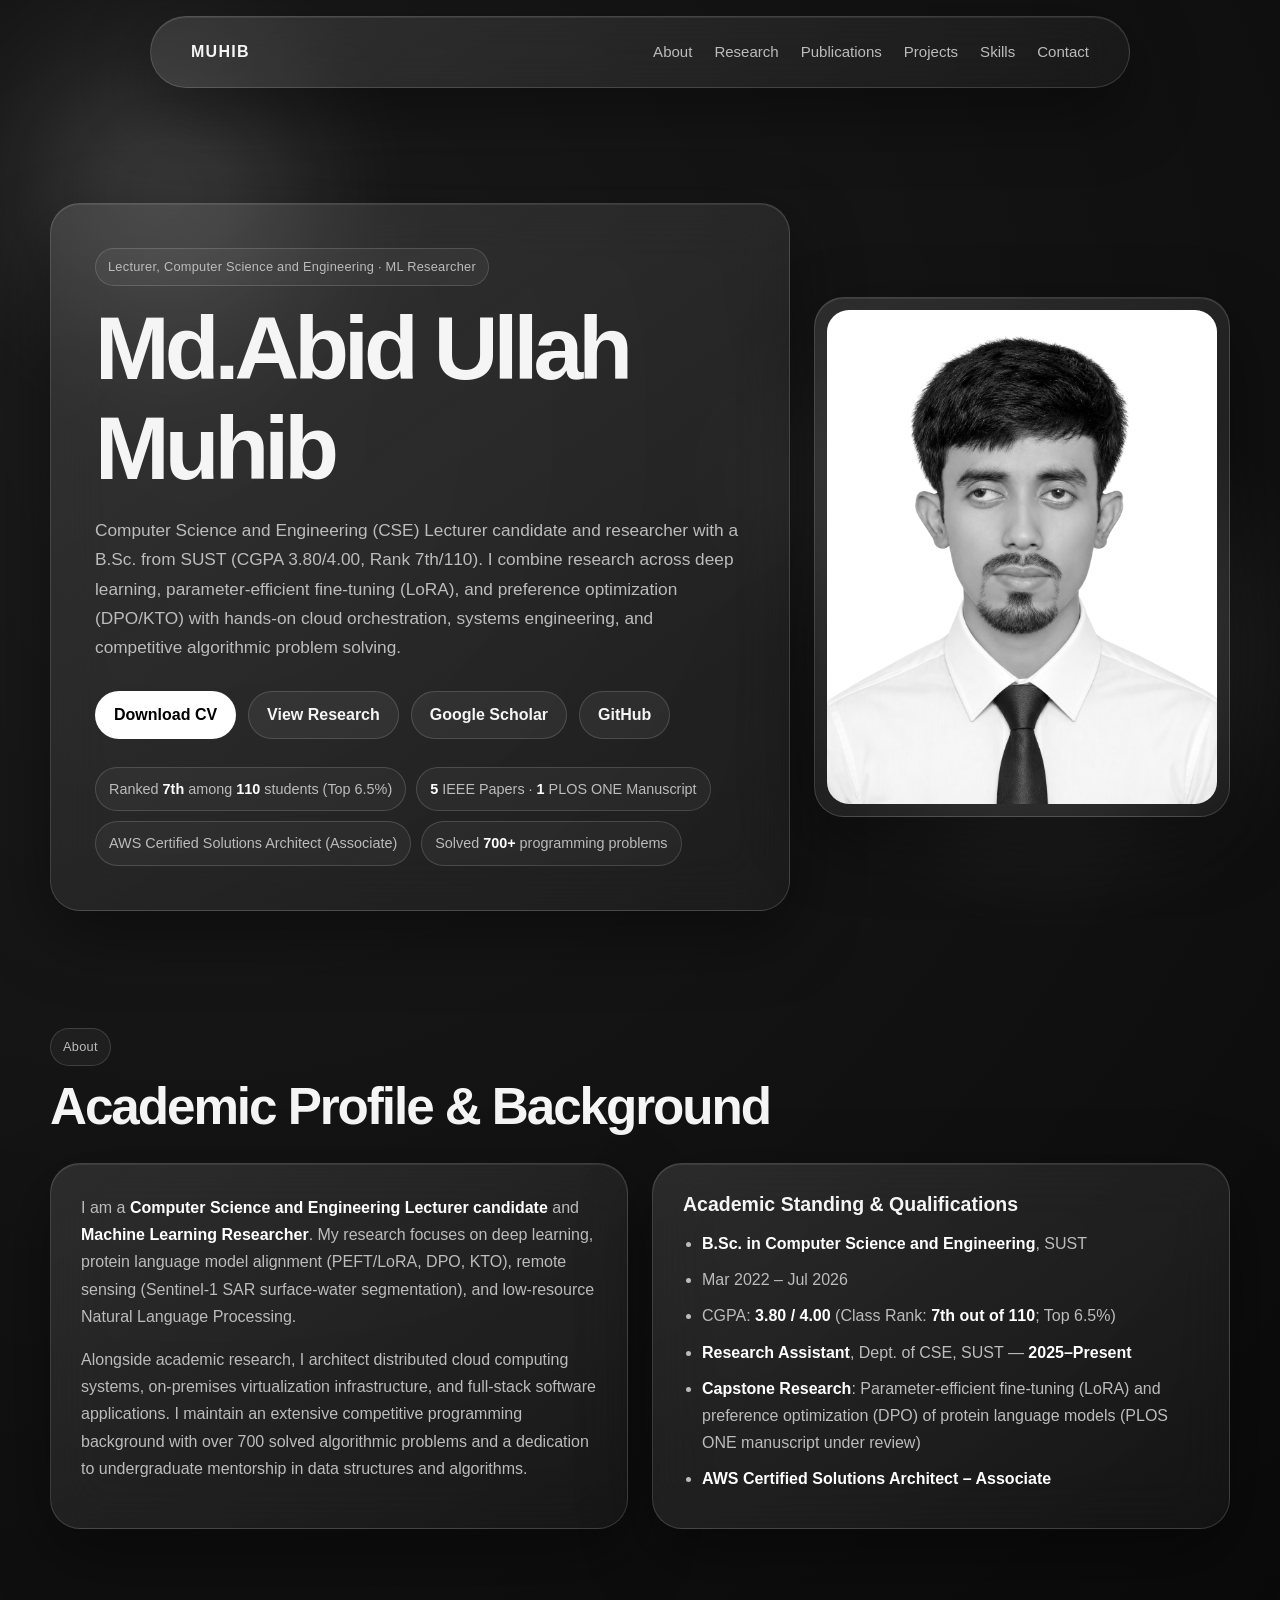
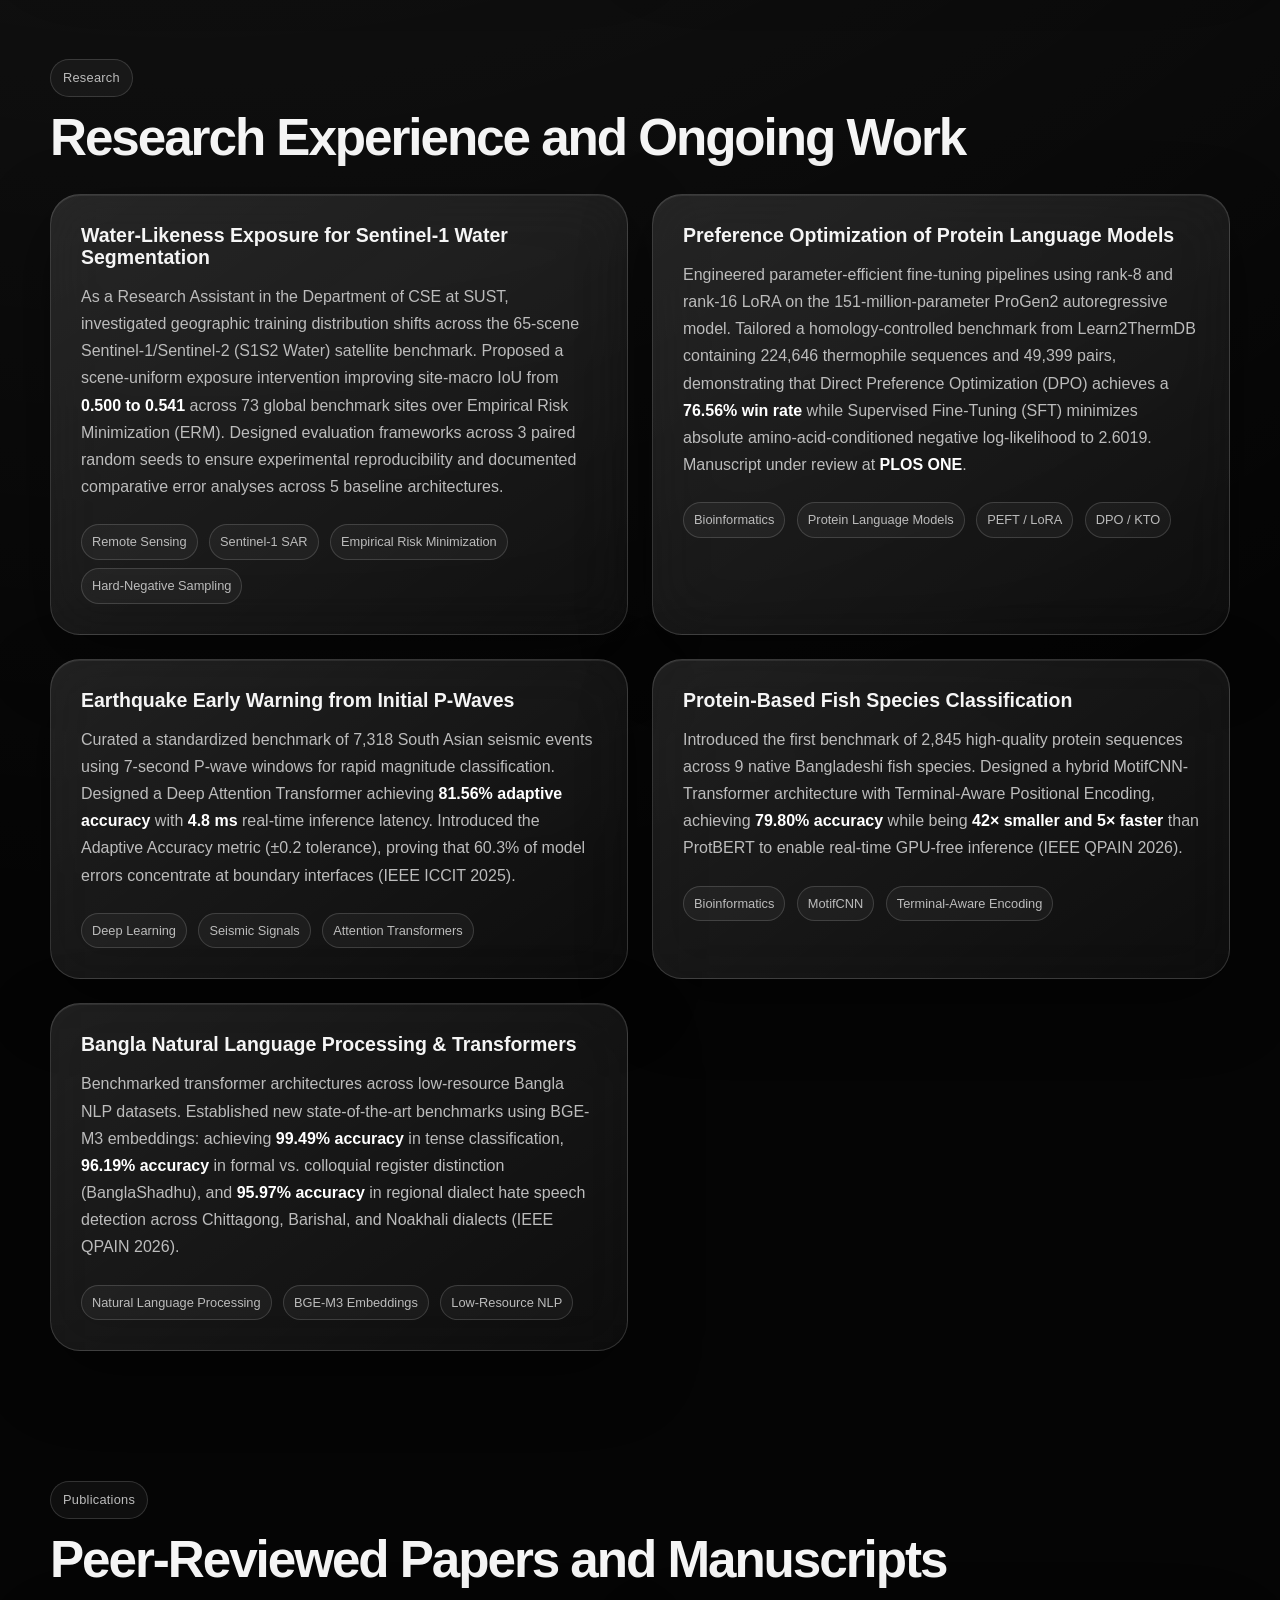
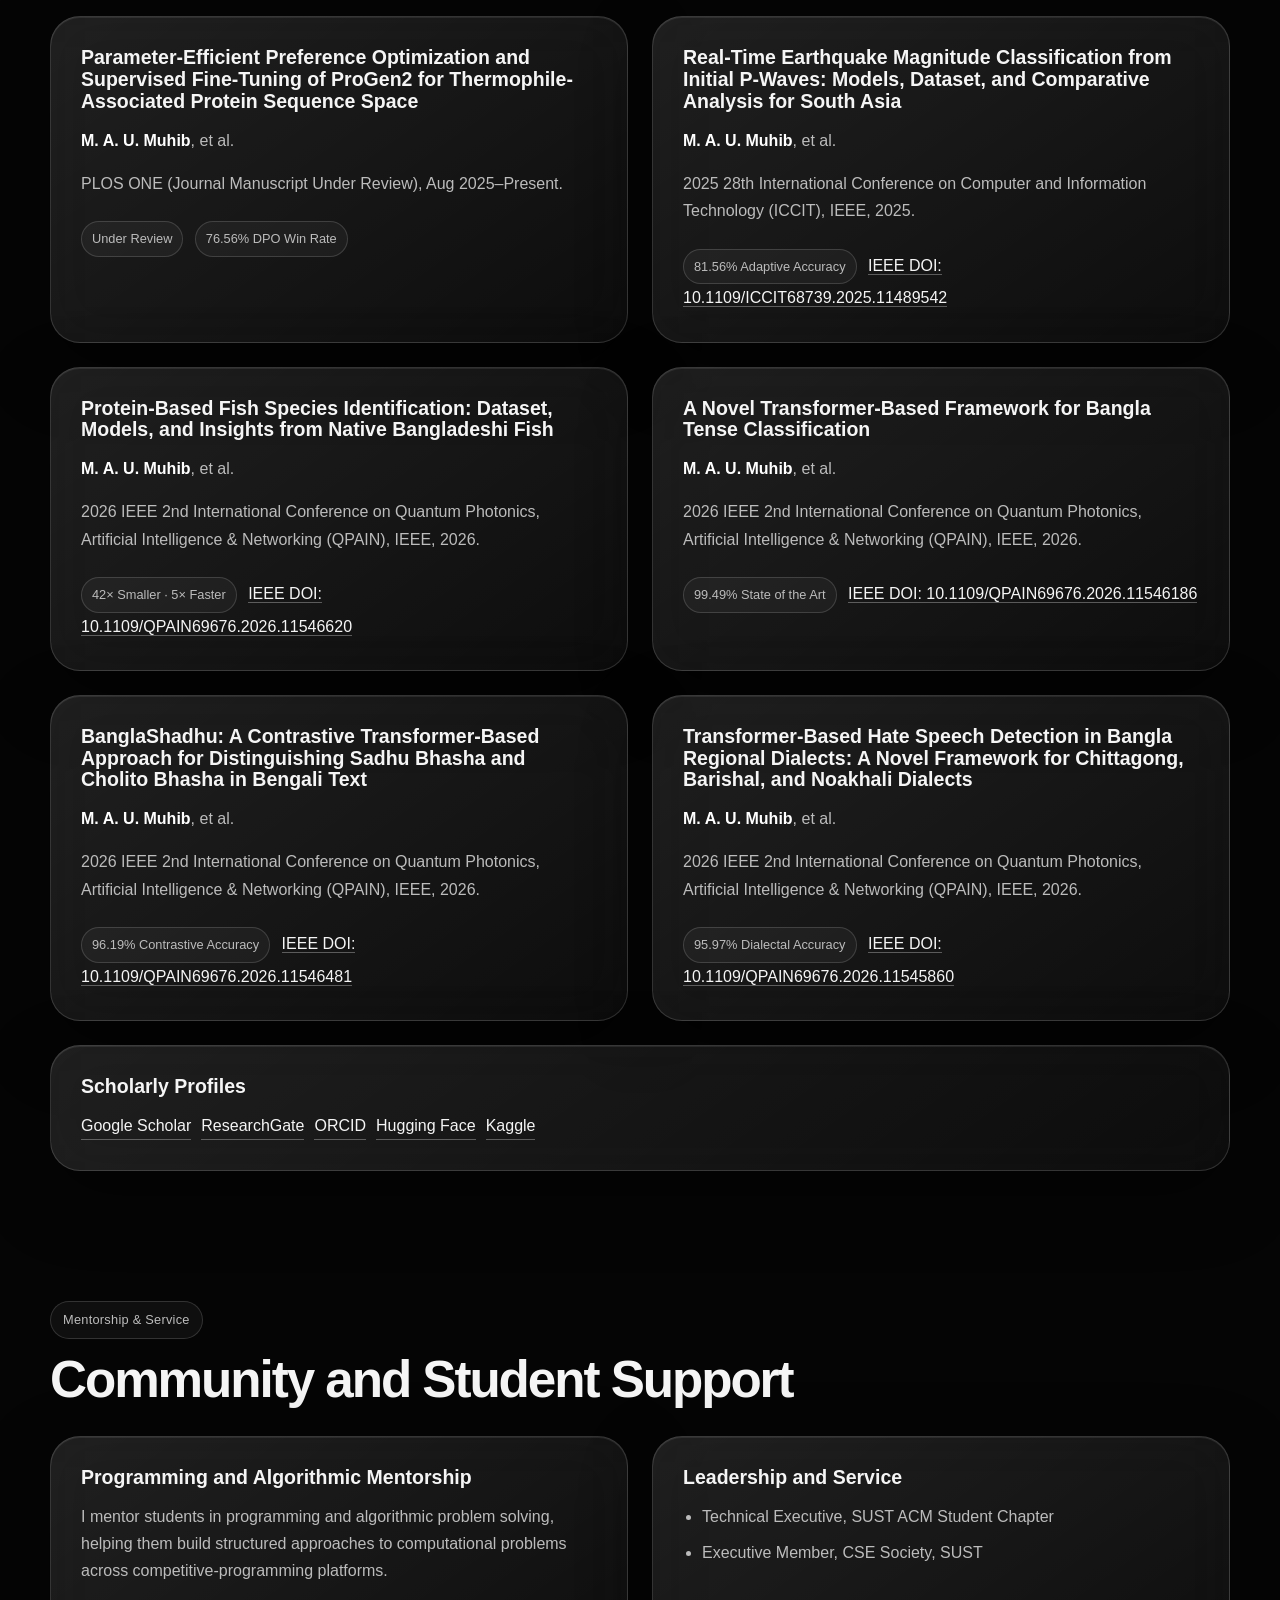
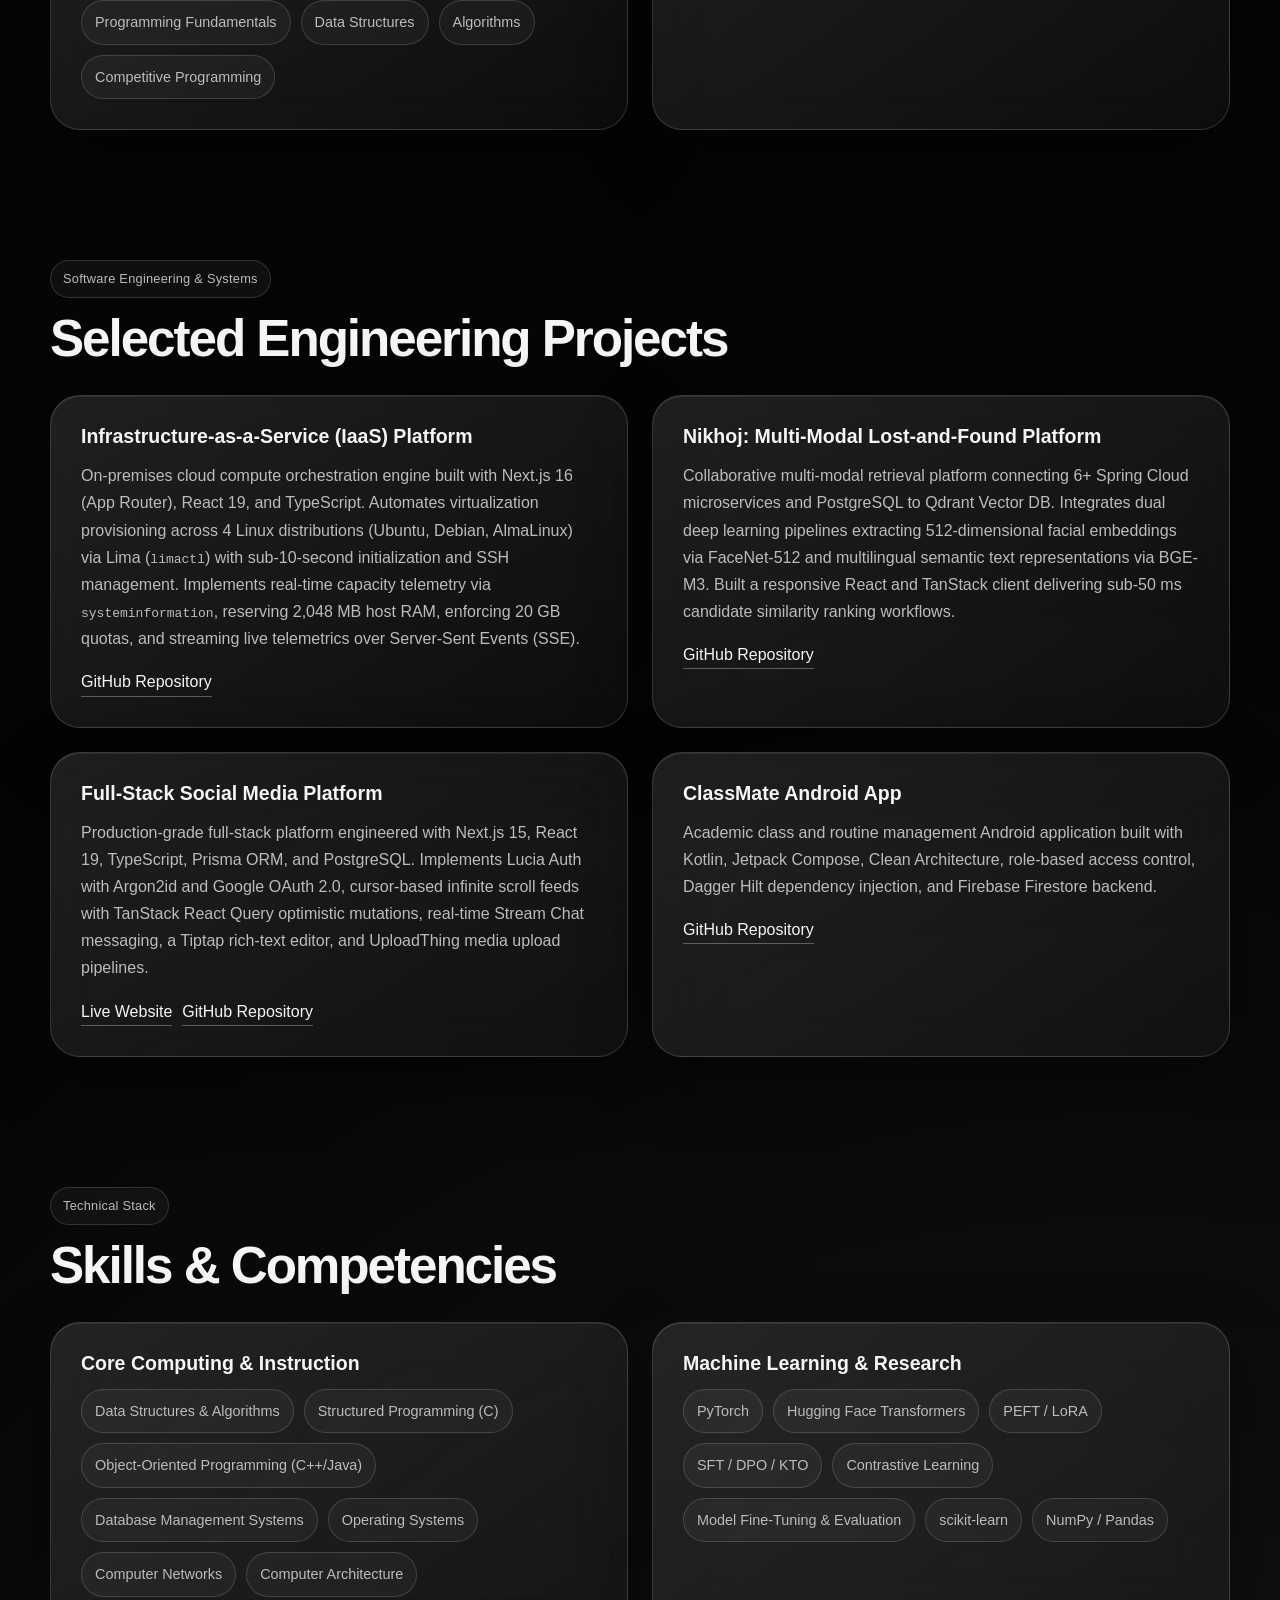
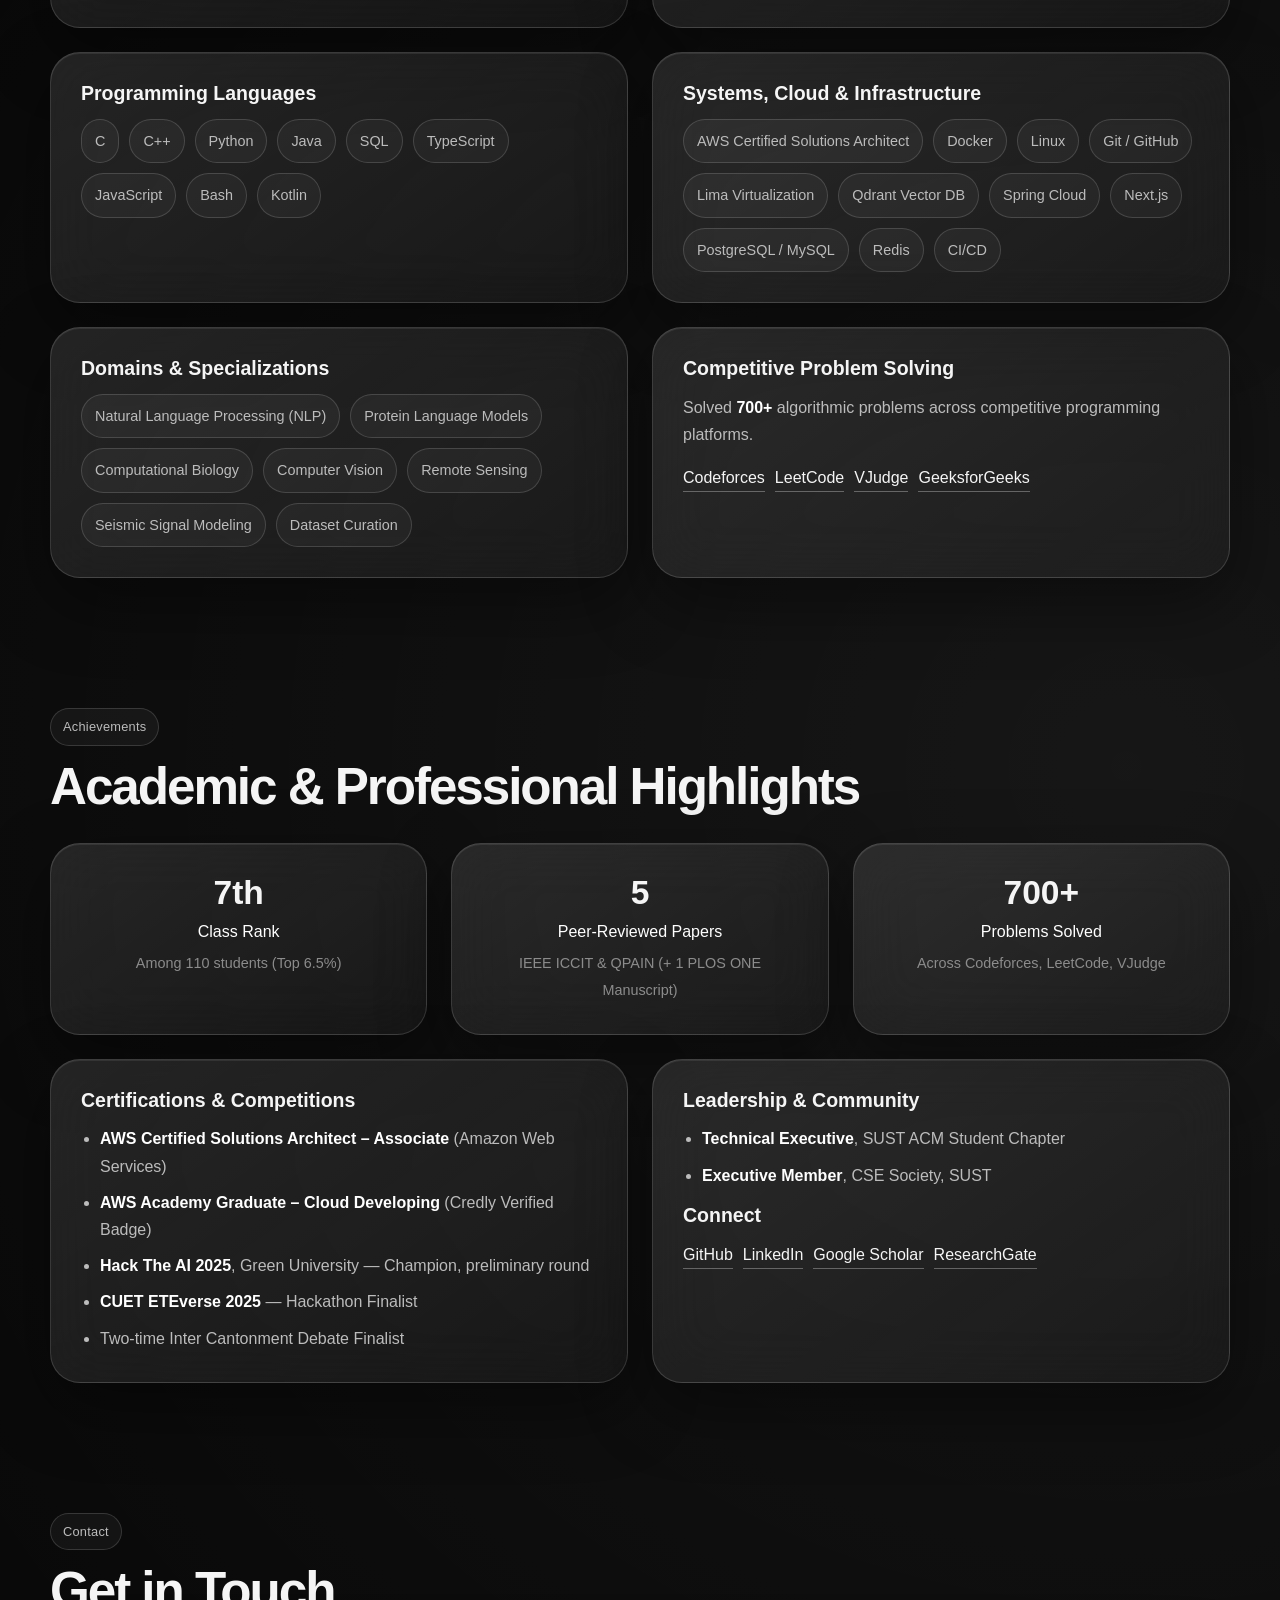
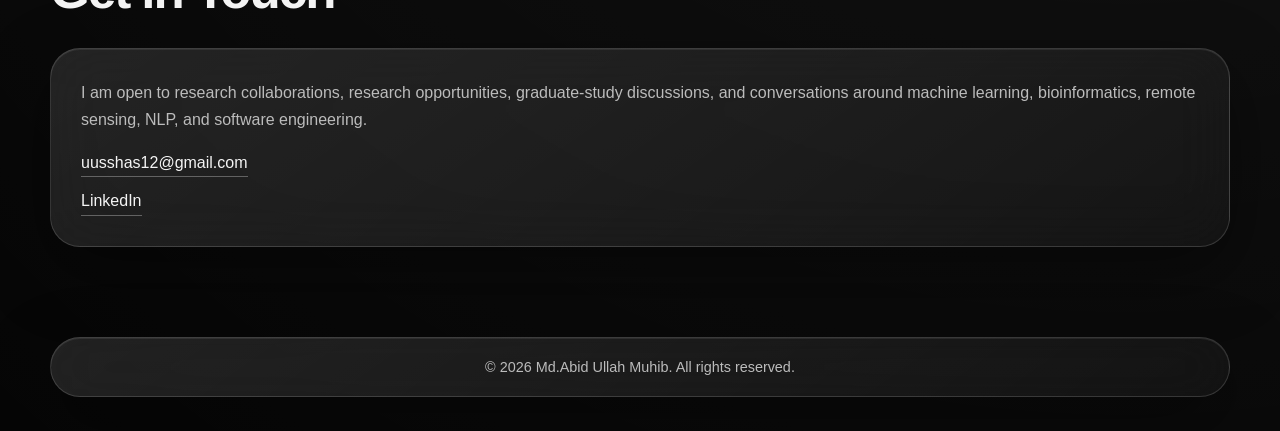
<file: index.html>
<!doctype html>
<html lang="en">
  <head>
    <meta charset="UTF-8" />
    <meta name="viewport" content="width=device-width, initial-scale=1.0" />
    <meta name="theme-color" content="#050505" />

    <title>Md.Abid Ullah Muhib | Lecturer in CSE & ML Researcher</title>
    <meta
      name="description"
      content="Md.Abid Ullah Muhib - Lecturer in Computer Science and Engineering, Machine Learning Researcher, and AWS Certified Solutions Architect." />
    <meta name="author" content="Md.Abid Ullah Muhib" />
    <meta
      name="keywords"
      content="Md.Abid Ullah Muhib, Lecturer, Computer Science, Machine Learning, Deep Learning, Bioinformatics, NLP, Remote Sensing, SUST, Metropolitan University, AWS Solutions Architect" />

    <!-- Favicon: Custom Waving Water 'M' Logo -->
    <link rel="icon" type="image/svg+xml" href="assets/water_m_logo.svg" />
    <link rel="alternate icon" type="image/png" href="assets/favicon.png" />
    <link rel="apple-touch-icon" href="assets/favicon.png" />

    <!-- Open Graph / Facebook / LinkedIn / WhatsApp -->
    <meta property="og:type" content="website" />
    <meta property="og:url" content="https://imusshas.github.io/" />
    <meta
      property="og:title"
      content="Md.Abid Ullah Muhib | Lecturer in CSE & ML Researcher" />
    <meta
      property="og:description"
      content="Computer Science & Engineering Lecturer candidate, Machine Learning Researcher (5 IEEE Papers, 1 PLOS ONE Manuscript), and AWS Certified Solutions Architect." />
    <meta
      property="og:image"
      content="https://imusshas.github.io/assets/portrait.png" />
    <meta property="og:site_name" content="Md.Abid Ullah Muhib Portfolio" />

    <!-- Twitter / X Cards -->
    <meta name="twitter:card" content="summary_large_image" />
    <meta name="twitter:url" content="https://imusshas.github.io/" />
    <meta
      name="twitter:title"
      content="Md.Abid Ullah Muhib | Lecturer in CSE & ML Researcher" />
    <meta
      name="twitter:description"
      content="Computer Science & Engineering Lecturer candidate, Machine Learning Researcher (5 IEEE Papers, 1 PLOS ONE Manuscript), and AWS Certified Solutions Architect." />
    <meta
      name="twitter:image"
      content="https://imusshas.github.io/assets/portrait.png" />

    <link rel="stylesheet" href="assets/styles.css" />
  </head>
  <body>
    <div class="bg-orb orb-1"></div>
    <div class="bg-orb orb-2"></div>
    <div class="bg-orb orb-3"></div>

    <!-- Modular Header -->
    <header class="site-header glass">
      <div class="container nav-wrap">
        <a href="#home" class="brand" aria-label="Home">
          Muhib
        </a>

        <button
          class="menu-toggle"
          id="menuToggle"
          aria-label="Toggle navigation">
          <span></span>
          <span></span>
        </button>

        <nav class="nav" id="navMenu">
          <a href="#about">About</a>
          <a href="#research">Research</a>
          <a href="#publications">Publications</a>
          <a href="#projects">Projects</a>
          <a href="#skills">Skills</a>
          <a href="#contact">Contact</a>
        </nav>
      </div>
    </header>

    <main>
      <!-- Modular Content Sections -->
      <section id="home" class="hero container">
        <div class="hero-text glass reveal">
          <p class="eyebrow">
            Lecturer, Computer Science and Engineering · ML Researcher
          </p>
          <h1>Md.Abid Ullah Muhib</h1>
          <p class="lead">
            Computer Science and Engineering (CSE) Lecturer candidate and
            researcher with a B.Sc. from SUST (CGPA 3.80/4.00, Rank 7th/110). I
            combine research across deep learning, parameter-efficient
            fine-tuning (LoRA), and preference optimization (DPO/KTO) with
            hands-on cloud orchestration, systems engineering, and competitive
            algorithmic problem solving.
          </p>

          <div class="hero-actions">
            <a
              class="btn btn-primary"
              href="assets/Md.Abid%20Ullah%20Muhib.pdf"
              target="_blank"
              rel="noopener"
              >Download CV</a
            >
            <a class="btn btn-secondary" href="#research">View Research</a>
            <a
              class="btn btn-secondary"
              href="https://scholar.google.com/citations?user=tXLhGl4AAAAJ&hl=en"
              target="_blank"
              rel="noopener"
              >Google Scholar</a
            >
            <a
              class="btn btn-secondary"
              href="https://github.com/imusshas"
              target="_blank"
              rel="noopener"
              >GitHub</a
            >
          </div>

          <ul class="quick-facts">
            <li>
              Ranked <strong>7th</strong> among <strong>110</strong> students
              (Top 6.5%)
            </li>
            <li>
              <strong>5</strong> IEEE Papers · <strong>1</strong> PLOS ONE
              Manuscript
            </li>
            <li>AWS Certified Solutions Architect (Associate)</li>
            <li>Solved <strong>700+</strong> programming problems</li>
          </ul>
        </div>

        <div class="hero-photo glass reveal">
          <img src="assets/portrait.png" alt="Md.Abid Ullah Muhib" />
        </div>
      </section>
      <section id="about" class="section container">
        <div class="section-header reveal">
          <p class="eyebrow">About</p>
          <h2>Academic Profile & Background</h2>
        </div>

        <div class="grid two-col">
          <div class="card glass reveal">
            <p>
              I am a
              <strong
                >Computer Science and Engineering Lecturer candidate</strong
              >
              and <strong>Machine Learning Researcher</strong>. My research
              focuses on deep learning, protein language model alignment
              (PEFT/LoRA, DPO, KTO), remote sensing (Sentinel-1 SAR
              surface-water segmentation), and low-resource Natural Language
              Processing.
            </p>
            <p>
              Alongside academic research, I architect distributed cloud
              computing systems, on-premises virtualization infrastructure, and
              full-stack software applications. I maintain an extensive
              competitive programming background with over 700 solved
              algorithmic problems and a dedication to undergraduate mentorship
              in data structures and algorithms.
            </p>
          </div>

          <div class="card glass reveal">
            <h3>Academic Standing & Qualifications</h3>
            <ul class="clean-list">
              <li>
                <strong>B.Sc. in Computer Science and Engineering</strong>, SUST
              </li>
              <li>Mar 2022 – Jul 2026</li>
              <li>
                CGPA: <strong>3.80 / 4.00</strong> (Class Rank:
                <strong>7th out of 110</strong>; Top 6.5%)
              </li>
              <li>
                <strong>Research Assistant</strong>, Dept. of CSE, SUST —
                <strong>2025–Present</strong>
              </li>
              <li>
                <strong>Capstone Research</strong>: Parameter-efficient
                fine-tuning (LoRA) and preference optimization (DPO) of protein
                language models (PLOS ONE manuscript under review)
              </li>
              <li>
                <strong>AWS Certified Solutions Architect – Associate</strong>
              </li>
            </ul>
          </div>
        </div>
      </section>
      <section id="research" class="section container">
        <div class="section-header reveal">
          <p class="eyebrow">Research</p>
          <h2>Research Experience and Ongoing Work</h2>
        </div>

        <div class="grid cards-grid">
          <article class="card glass reveal">
            <h3>Water-Likeness Exposure for Sentinel-1 Water Segmentation</h3>
            <p>
              As a Research Assistant in the Department of CSE at SUST,
              investigated geographic training distribution shifts across the
              65-scene Sentinel-1/Sentinel-2 (S1S2 Water) satellite benchmark.
              Proposed a scene-uniform exposure intervention improving
              site-macro IoU from <strong>0.500 to 0.541</strong> across 73
              global benchmark sites over Empirical Risk Minimization (ERM).
              Designed evaluation frameworks across 3 paired random seeds to
              ensure experimental reproducibility and documented comparative
              error analyses across 5 baseline architectures.
            </p>
            <span class="tag">Remote Sensing</span>
            <span class="tag">Sentinel-1 SAR</span>
            <span class="tag">Empirical Risk Minimization</span>
            <span class="tag">Hard-Negative Sampling</span>
          </article>

          <article class="card glass reveal">
            <h3>Preference Optimization of Protein Language Models</h3>
            <p>
              Engineered parameter-efficient fine-tuning pipelines using rank-8
              and rank-16 LoRA on the 151-million-parameter ProGen2
              autoregressive model. Tailored a homology-controlled benchmark
              from Learn2ThermDB containing 224,646 thermophile sequences and
              49,399 pairs, demonstrating that Direct Preference Optimization
              (DPO) achieves a <strong>76.56% win rate</strong> while Supervised
              Fine-Tuning (SFT) minimizes absolute amino-acid-conditioned
              negative log-likelihood to 2.6019. Manuscript under review at
              <strong>PLOS ONE</strong>.
            </p>
            <span class="tag">Bioinformatics</span>
            <span class="tag">Protein Language Models</span>
            <span class="tag">PEFT / LoRA</span>
            <span class="tag">DPO / KTO</span>
          </article>

          <article class="card glass reveal">
            <h3>Earthquake Early Warning from Initial P-Waves</h3>
            <p>
              Curated a standardized benchmark of 7,318 South Asian seismic
              events using 7-second P-wave windows for rapid magnitude
              classification. Designed a Deep Attention Transformer achieving
              <strong>81.56% adaptive accuracy</strong> with
              <strong>4.8 ms</strong> real-time inference latency. Introduced
              the Adaptive Accuracy metric (&plusmn;0.2 tolerance), proving that
              60.3% of model errors concentrate at boundary interfaces (IEEE
              ICCIT 2025).
            </p>
            <span class="tag">Deep Learning</span>
            <span class="tag">Seismic Signals</span>
            <span class="tag">Attention Transformers</span>
          </article>

          <article class="card glass reveal">
            <h3>Protein-Based Fish Species Classification</h3>
            <p>
              Introduced the first benchmark of 2,845 high-quality protein
              sequences across 9 native Bangladeshi fish species. Designed a
              hybrid MotifCNN-Transformer architecture with Terminal-Aware
              Positional Encoding, achieving
              <strong>79.80% accuracy</strong> while being
              <strong>42&times; smaller and 5&times; faster</strong> than
              ProtBERT to enable real-time GPU-free inference (IEEE QPAIN 2026).
            </p>
            <span class="tag">Bioinformatics</span>
            <span class="tag">MotifCNN</span>
            <span class="tag">Terminal-Aware Encoding</span>
          </article>

          <article class="card glass reveal">
            <h3>Bangla Natural Language Processing & Transformers</h3>
            <p>
              Benchmarked transformer architectures across low-resource Bangla
              NLP datasets. Established new state-of-the-art benchmarks using
              BGE-M3 embeddings: achieving <strong>99.49% accuracy</strong> in
              tense classification, <strong>96.19% accuracy</strong> in formal
              vs. colloquial register distinction (BanglaShadhu), and
              <strong>95.97% accuracy</strong> in regional dialect hate speech
              detection across Chittagong, Barishal, and Noakhali dialects (IEEE
              QPAIN 2026).
            </p>
            <span class="tag">Natural Language Processing</span>
            <span class="tag">BGE-M3 Embeddings</span>
            <span class="tag">Low-Resource NLP</span>
          </article>
        </div>
      </section>
      <section id="publications" class="section container">
        <div class="section-header reveal">
          <p class="eyebrow">Publications</p>
          <h2>Peer-Reviewed Papers and Manuscripts</h2>
        </div>

        <div class="grid cards-grid">
          <article class="card glass reveal">
            <h3>
              Parameter-Efficient Preference Optimization and Supervised
              Fine-Tuning of ProGen2 for Thermophile-Associated Protein Sequence
              Space
            </h3>
            <p class="author-line"><strong>M. A. U. Muhib</strong>, et al.</p>
            <p>PLOS ONE (Journal Manuscript Under Review), Aug 2025–Present.</p>
            <span class="tag">Under Review</span>
            <span class="tag">76.56% DPO Win Rate</span>
          </article>

          <article class="card glass reveal">
            <h3>
              Real-Time Earthquake Magnitude Classification from Initial
              P-Waves: Models, Dataset, and Comparative Analysis for South Asia
            </h3>
            <p class="author-line"><strong>M. A. U. Muhib</strong>, et al.</p>
            <p>
              2025 28th International Conference on Computer and Information
              Technology (ICCIT), IEEE, 2025.
            </p>
            <span class="tag">81.56% Adaptive Accuracy</span>
            <a
              class="text-link"
              href="https://doi.org/10.1109/ICCIT68739.2025.11489542"
              target="_blank"
              rel="noopener"
              >IEEE DOI: 10.1109/ICCIT68739.2025.11489542</a
            >
          </article>

          <article class="card glass reveal">
            <h3>
              Protein-Based Fish Species Identification: Dataset, Models, and
              Insights from Native Bangladeshi Fish
            </h3>
            <p class="author-line"><strong>M. A. U. Muhib</strong>, et al.</p>
            <p>
              2026 IEEE 2nd International Conference on Quantum Photonics,
              Artificial Intelligence & Networking (QPAIN), IEEE, 2026.
            </p>
            <span class="tag">42× Smaller · 5× Faster</span>
            <a
              class="text-link"
              href="https://doi.org/10.1109/QPAIN69676.2026.11546620"
              target="_blank"
              rel="noopener"
              >IEEE DOI: 10.1109/QPAIN69676.2026.11546620</a
            >
          </article>

          <article class="card glass reveal">
            <h3>
              A Novel Transformer-Based Framework for Bangla Tense
              Classification
            </h3>
            <p class="author-line"><strong>M. A. U. Muhib</strong>, et al.</p>
            <p>
              2026 IEEE 2nd International Conference on Quantum Photonics,
              Artificial Intelligence & Networking (QPAIN), IEEE, 2026.
            </p>
            <span class="tag">99.49% State of the Art</span>
            <a
              class="text-link"
              href="https://doi.org/10.1109/QPAIN69676.2026.11546186"
              target="_blank"
              rel="noopener"
              >IEEE DOI: 10.1109/QPAIN69676.2026.11546186</a
            >
          </article>

          <article class="card glass reveal">
            <h3>
              BanglaShadhu: A Contrastive Transformer-Based Approach for
              Distinguishing Sadhu Bhasha and Cholito Bhasha in Bengali Text
            </h3>
            <p class="author-line"><strong>M. A. U. Muhib</strong>, et al.</p>
            <p>
              2026 IEEE 2nd International Conference on Quantum Photonics,
              Artificial Intelligence & Networking (QPAIN), IEEE, 2026.
            </p>
            <span class="tag">96.19% Contrastive Accuracy</span>
            <a
              class="text-link"
              href="https://doi.org/10.1109/QPAIN69676.2026.11546481"
              target="_blank"
              rel="noopener"
              >IEEE DOI: 10.1109/QPAIN69676.2026.11546481</a
            >
          </article>

          <article class="card glass reveal">
            <h3>
              Transformer-Based Hate Speech Detection in Bangla Regional
              Dialects: A Novel Framework for Chittagong, Barishal, and Noakhali
              Dialects
            </h3>
            <p class="author-line"><strong>M. A. U. Muhib</strong>, et al.</p>
            <p>
              2026 IEEE 2nd International Conference on Quantum Photonics,
              Artificial Intelligence & Networking (QPAIN), IEEE, 2026.
            </p>
            <span class="tag">95.97% Dialectal Accuracy</span>
            <a
              class="text-link"
              href="https://doi.org/10.1109/QPAIN69676.2026.11545860"
              target="_blank"
              rel="noopener"
              >IEEE DOI: 10.1109/QPAIN69676.2026.11545860</a
            >
          </article>
        </div>

        <div class="card glass reveal profile-card">
          <h3>Scholarly Profiles</h3>
          <div class="link-grid">
            <a
              href="https://scholar.google.com/citations?user=tXLhGl4AAAAJ&hl=en"
              target="_blank"
              rel="noopener"
              >Google Scholar</a
            >
            <a
              href="https://www.researchgate.net/profile/Md-Abid-Ullah-Muhib?ev=hdr_xprf"
              target="_blank"
              rel="noopener"
              >ResearchGate</a
            >
            <a
              href="https://orcid.org/0009-0001-1465-1571"
              target="_blank"
              rel="noopener"
              >ORCID</a
            >
            <a
              href="https://huggingface.co/usshas"
              target="_blank"
              rel="noopener"
              >Hugging Face</a
            >
            <a
              href="https://www.kaggle.com/usshas"
              target="_blank"
              rel="noopener"
              >Kaggle</a
            >
          </div>
        </div>
      </section>
      <section id="mentorship" class="section container">
        <div class="section-header reveal">
          <p class="eyebrow">Mentorship & Service</p>
          <h2>Community and Student Support</h2>
        </div>

        <div class="grid two-col">
          <div class="card glass reveal">
            <h3>Programming and Algorithmic Mentorship</h3>
            <p>
              I mentor students in programming and algorithmic problem solving,
              helping them build structured approaches to computational problems
              across competitive-programming platforms.
            </p>
            <div class="pill-wrap">
              <span class="pill">Programming Fundamentals</span>
              <span class="pill">Data Structures</span>
              <span class="pill">Algorithms</span>
              <span class="pill">Competitive Programming</span>
            </div>
          </div>

          <div class="card glass reveal">
            <h3>Leadership and Service</h3>
            <ul class="clean-list">
              <li>Technical Executive, SUST ACM Student Chapter</li>
              <li>Executive Member, CSE Society, SUST</li>
            </ul>
          </div>
        </div>
      </section>
      <section id="projects" class="section container">
        <div class="section-header reveal">
          <p class="eyebrow">Software Engineering & Systems</p>
          <h2>Selected Engineering Projects</h2>
        </div>

        <div class="grid cards-grid">
          <article class="card glass reveal">
            <h3>Infrastructure-as-a-Service (IaaS) Platform</h3>
            <p>
              On-premises cloud compute orchestration engine built with Next.js
              16 (App Router), React 19, and TypeScript. Automates
              virtualization provisioning across 4 Linux distributions (Ubuntu,
              Debian, AlmaLinux) via Lima (<code>limactl</code>) with
              sub-10-second initialization and SSH management. Implements
              real-time capacity telemetry via <code>systeminformation</code>,
              reserving 2,048 MB host RAM, enforcing 20 GB quotas, and streaming
              live telemetrics over Server-Sent Events (SSE).
            </p>
            <div class="link-grid">
              <a
                href="https://github.com/imusshas/infrastructure-as-a-service"
                target="_blank"
                rel="noopener"
                >GitHub Repository</a
              >
            </div>
          </article>

          <article class="card glass reveal">
            <h3>Nikhoj: Multi-Modal Lost-and-Found Platform</h3>
            <p>
              Collaborative multi-modal retrieval platform connecting 6+ Spring
              Cloud microservices and PostgreSQL to Qdrant Vector DB. Integrates
              dual deep learning pipelines extracting 512-dimensional facial
              embeddings via FaceNet-512 and multilingual semantic text
              representations via BGE-M3. Built a responsive React and TanStack
              client delivering sub-50 ms candidate similarity ranking
              workflows.
            </p>
            <div class="link-grid">
              <a
                href="https://github.com/Rezaul-2020331029/Nikhoj"
                target="_blank"
                rel="noopener"
                >GitHub Repository</a
              >
            </div>
          </article>

          <article class="card glass reveal">
            <h3>Full-Stack Social Media Platform</h3>
            <p>
              Production-grade full-stack platform engineered with Next.js 15,
              React 19, TypeScript, Prisma ORM, and PostgreSQL. Implements Lucia
              Auth with Argon2id and Google OAuth 2.0, cursor-based infinite
              scroll feeds with TanStack React Query optimistic mutations,
              real-time Stream Chat messaging, a Tiptap rich-text editor, and
              UploadThing media upload pipelines.
            </p>
            <div class="link-grid">
              <a
                href="https://social-media-eosin-two-99.vercel.app/"
                target="_blank"
                rel="noopener"
                >Live Website</a
              >
              <a
                href="https://github.com/imusshas/social-media"
                target="_blank"
                rel="noopener"
                >GitHub Repository</a
              >
            </div>
          </article>

          <article class="card glass reveal">
            <h3>ClassMate Android App</h3>
            <p>
              Academic class and routine management Android application built
              with Kotlin, Jetpack Compose, Clean Architecture, role-based
              access control, Dagger Hilt dependency injection, and Firebase
              Firestore backend.
            </p>
            <div class="link-grid">
              <a
                href="https://github.com/imusshas/ClassMate"
                target="_blank"
                rel="noopener"
                >GitHub Repository</a
              >
            </div>
          </article>
        </div>
      </section>
      <section id="skills" class="section container">
        <div class="section-header reveal">
          <p class="eyebrow">Technical Stack</p>
          <h2>Skills & Competencies</h2>
        </div>

        <div class="grid cards-grid">
          <div class="card glass reveal">
            <h3>Core Computing & Instruction</h3>
            <div class="pill-wrap">
              <span class="pill">Data Structures & Algorithms</span>
              <span class="pill">Structured Programming (C)</span>
              <span class="pill">Object-Oriented Programming (C++/Java)</span>
              <span class="pill">Database Management Systems</span>
              <span class="pill">Operating Systems</span>
              <span class="pill">Computer Networks</span>
              <span class="pill">Computer Architecture</span>
            </div>
          </div>

          <div class="card glass reveal">
            <h3>Machine Learning & Research</h3>
            <div class="pill-wrap">
              <span class="pill">PyTorch</span>
              <span class="pill">Hugging Face Transformers</span>
              <span class="pill">PEFT / LoRA</span>
              <span class="pill">SFT / DPO / KTO</span>
              <span class="pill">Contrastive Learning</span>
              <span class="pill">Model Fine-Tuning & Evaluation</span>
              <span class="pill">scikit-learn</span>
              <span class="pill">NumPy / Pandas</span>
            </div>
          </div>

          <div class="card glass reveal">
            <h3>Programming Languages</h3>
            <div class="pill-wrap">
              <span class="pill">C</span>
              <span class="pill">C++</span>
              <span class="pill">Python</span>
              <span class="pill">Java</span>
              <span class="pill">SQL</span>
              <span class="pill">TypeScript</span>
              <span class="pill">JavaScript</span>
              <span class="pill">Bash</span>
              <span class="pill">Kotlin</span>
            </div>
          </div>

          <div class="card glass reveal">
            <h3>Systems, Cloud & Infrastructure</h3>
            <div class="pill-wrap">
              <span class="pill">AWS Certified Solutions Architect</span>
              <span class="pill">Docker</span>
              <span class="pill">Linux</span>
              <span class="pill">Git / GitHub</span>
              <span class="pill">Lima Virtualization</span>
              <span class="pill">Qdrant Vector DB</span>
              <span class="pill">Spring Cloud</span>
              <span class="pill">Next.js</span>
              <span class="pill">PostgreSQL / MySQL</span>
              <span class="pill">Redis</span>
              <span class="pill">CI/CD</span>
            </div>
          </div>

          <div class="card glass reveal">
            <h3>Domains & Specializations</h3>
            <div class="pill-wrap">
              <span class="pill">Natural Language Processing (NLP)</span>
              <span class="pill">Protein Language Models</span>
              <span class="pill">Computational Biology</span>
              <span class="pill">Computer Vision</span>
              <span class="pill">Remote Sensing</span>
              <span class="pill">Seismic Signal Modeling</span>
              <span class="pill">Dataset Curation</span>
            </div>
          </div>

          <div class="card glass reveal">
            <h3>Competitive Problem Solving</h3>
            <p>
              Solved <strong>700+</strong> algorithmic problems across
              competitive programming platforms.
            </p>
            <div class="link-grid">
              <a
                href="https://codeforces.com/profile/SpideRvERSe"
                target="_blank"
                rel="noopener"
                >Codeforces</a
              >
              <a
                href="https://leetcode.com/u/SpideRvERSe/"
                target="_blank"
                rel="noopener"
                >LeetCode</a
              >
              <a
                href="https://vjudge.net/user/2020331089_Muhib"
                target="_blank"
                rel="noopener"
                >VJudge</a
              >
              <a
                href="https://www.geeksforgeeks.org/profile/uusshhyy3?tab=activity"
                target="_blank"
                rel="noopener"
                >GeeksforGeeks</a
              >
            </div>
          </div>
        </div>
      </section>
      <section id="achievements" class="section container">
        <div class="section-header reveal">
          <p class="eyebrow">Achievements</p>
          <h2>Academic & Professional Highlights</h2>
        </div>

        <div class="grid three-col">
          <div class="card glass reveal stat-card">
            <h3>7th</h3>
            <p>Class Rank</p>
            <span>Among 110 students (Top 6.5%)</span>
          </div>

          <div class="card glass reveal stat-card">
            <h3>5</h3>
            <p>Peer-Reviewed Papers</p>
            <span>IEEE ICCIT & QPAIN (+ 1 PLOS ONE Manuscript)</span>
          </div>

          <div class="card glass reveal stat-card">
            <h3>700+</h3>
            <p>Problems Solved</p>
            <span>Across Codeforces, LeetCode, VJudge</span>
          </div>
        </div>

        <div class="grid two-col" style="margin-top: 24px">
          <div class="card glass reveal">
            <h3>Certifications & Competitions</h3>
            <ul class="clean-list">
              <li>
                <strong
                  ><a
                    href="https://aws.amazon.com/verification"
                    target="_blank"
                    rel="noopener"
                    >AWS Certified Solutions Architect – Associate</a
                  ></strong
                >
                (Amazon Web Services)
              </li>
              <li>
                <strong
                  ><a
                    href="https://www.credly.com/go/18m2EddZ"
                    target="_blank"
                    rel="noopener"
                    >AWS Academy Graduate – Cloud Developing</a
                  ></strong
                >
                (Credly Verified Badge)
              </li>
              <li>
                <strong>Hack The AI 2025</strong>, Green University — Champion,
                preliminary round
              </li>
              <li><strong>CUET ETEverse 2025</strong> — Hackathon Finalist</li>
              <li>Two-time Inter Cantonment Debate Finalist</li>
            </ul>
          </div>

          <div class="card glass reveal">
            <h3>Leadership & Community</h3>
            <ul class="clean-list">
              <li>
                <strong>Technical Executive</strong>, SUST ACM Student Chapter
              </li>
              <li><strong>Executive Member</strong>, CSE Society, SUST</li>
            </ul>
            <h3 style="margin-top: 16px">Connect</h3>
            <div class="link-grid">
              <a
                href="https://github.com/imusshas"
                target="_blank"
                rel="noopener"
                >GitHub</a
              >
              <a
                href="https://www.linkedin.com/in/md-abid-ullah-muhib-702862417/"
                target="_blank"
                rel="noopener"
                >LinkedIn</a
              >
              <a
                href="https://scholar.google.com/citations?user=tXLhGl4AAAAJ&hl=en"
                target="_blank"
                rel="noopener"
                >Google Scholar</a
              >
              <a
                href="https://www.researchgate.net/profile/Md-Abid-Ullah-Muhib?ev=hdr_xprf"
                target="_blank"
                rel="noopener"
                >ResearchGate</a
              >
            </div>
          </div>
        </div>
      </section>
      <section id="contact" class="section container">
        <div class="section-header reveal">
          <p class="eyebrow">Contact</p>
          <h2>Get in Touch</h2>
        </div>

        <div class="card glass reveal contact-card">
          <p>
            I am open to research collaborations, research opportunities,
            graduate-study discussions, and conversations around machine
            learning, bioinformatics, remote sensing, NLP, and software
            engineering.
          </p>

          <div class="contact-list">
            <a href="mailto:uusshas12@gmail.com">uusshas12@gmail.com</a>
            <a
              href="https://www.linkedin.com/in/md-abid-ullah-muhib-702862417/"
              target="_blank"
              rel="noopener"
              >LinkedIn</a
            >
          </div>
        </div>
      </section>
    </main>

    <!-- Modular Footer -->
    <footer class="site-footer container">
      <div class="glass footer-card">
        <p>
          © <span id="year"></span> Md.Abid Ullah Muhib. All rights reserved.
        </p>
      </div>
    </footer>

    <script src="assets/script.js"></script>
  </body>
</html>
</file>
<file: assets/styles.css>
:root {
  --bg: #050505;
  --panel: rgba(255, 255, 255, 0.075);
  --border: rgba(255, 255, 255, 0.15);
  --text: #f5f5f5;
  --muted: #bcbcbc;
  --muted-2: #8c8c8c;
  --shadow: 0 24px 70px rgba(0, 0, 0, 0.42);
  --radius-xl: 30px;
  --container: 1180px;
  --blur: blur(28px) saturate(130%);
}

* { box-sizing: border-box; }

html { scroll-behavior: smooth; }

body {
  margin: 0;
  font-family: -apple-system, BlinkMacSystemFont, "SF Pro Display", "SF Pro Text",
    "Helvetica Neue", "Segoe UI", sans-serif;
  background:
    radial-gradient(circle at 15% 5%, rgba(255,255,255,.09), transparent 26%),
    radial-gradient(circle at 88% 85%, rgba(255,255,255,.07), transparent 25%),
    #050505;
  color: var(--text);
  line-height: 1.7;
  overflow-x: hidden;
}

a { color: inherit; text-decoration: none; }
img { width: 100%; display: block; }
strong { color: #fff; }

.container {
  width: min(var(--container), calc(100% - 32px));
  margin: 0 auto;
}

.glass {
  background:
    linear-gradient(145deg, rgba(255,255,255,.11), rgba(255,255,255,.035));
  border: 1px solid var(--border);
  backdrop-filter: var(--blur);
  -webkit-backdrop-filter: var(--blur);
  box-shadow:
    inset 0 1px 0 rgba(255,255,255,.08),
    var(--shadow);
}

.site-header {
  position: sticky;
  top: 16px;
  z-index: 1000;
  width: min(980px, calc(100% - 24px));
  margin: 16px auto 0;
  border-radius: 999px;
}

.nav-wrap {
  display: flex;
  justify-content: space-between;
  align-items: center;
  min-height: 70px;
  padding: 0 24px;
}

.brand {
  font-weight: 750;
  letter-spacing: .08em;
  text-transform: uppercase;
}

.nav { display: flex; gap: 22px; align-items: center; }

.nav a {
  color: var(--muted);
  font-size: .94rem;
  transition: color .2s ease, transform .2s ease;
}

.nav a:hover { color: #fff; transform: translateY(-1px); }

.menu-toggle {
  display: none;
  background: none;
  border: 0;
  padding: 8px;
  cursor: pointer;
}

.menu-toggle span {
  display: block;
  width: 22px;
  height: 2px;
  margin: 5px 0;
  background: #fff;
  border-radius: 99px;
}

.hero {
  min-height: 100vh;
  display: grid;
  grid-template-columns: 1.28fr .72fr;
  gap: 24px;
  align-items: center;
  padding: 110px 0 72px;
}

.hero-text,
.hero-photo,
.card,
.footer-card {
  border-radius: var(--radius-xl);
}

.hero-text { padding: 44px; }

.hero-photo {
  padding: 12px;
  min-height: 520px;
  overflow: hidden;
}

.hero-photo img {
  height: 100%;
  min-height: 494px;
  object-fit: cover;
  border-radius: 22px;
  filter: grayscale(1) contrast(1.03);
}

.eyebrow {
  display: inline-flex;
  margin: 0 0 12px;
  padding: 7px 12px;
  border: 1px solid var(--border);
  border-radius: 999px;
  background: rgba(255,255,255,.045);
  color: var(--muted);
  font-size: .8rem;
  letter-spacing: .02em;
}

h1, h2, h3 {
  margin: 0 0 14px;
  line-height: 1.12;
}

h1 {
  font-size: clamp(3rem, 7vw, 5.6rem);
  letter-spacing: -.055em;
}

h2 {
  font-size: clamp(2.1rem, 4vw, 3.3rem);
  letter-spacing: -.04em;
}

h3 { font-size: 1.22rem; }

.lead {
  max-width: 760px;
  color: var(--muted);
  font-size: 1.08rem;
}

.hero-actions {
  display: flex;
  flex-wrap: wrap;
  gap: 12px;
  margin: 28px 0;
}

.btn {
  min-height: 48px;
  display: inline-flex;
  align-items: center;
  justify-content: center;
  padding: 0 18px;
  border-radius: 999px;
  border: 1px solid var(--border);
  font-weight: 650;
  transition: transform .2s ease, background .2s ease;
}

.btn:hover { transform: translateY(-2px); }

.btn-primary {
  background: #fff;
  color: #000;
}

.btn-secondary {
  background: rgba(255,255,255,.055);
}

.btn-secondary:hover { background: rgba(255,255,255,.1); }

.quick-facts {
  display: flex;
  flex-wrap: wrap;
  gap: 10px;
  padding: 0;
  margin: 0;
  list-style: none;
}

.quick-facts li,
.pill,
.tag {
  border: 1px solid var(--border);
  background: rgba(255,255,255,.04);
}

.quick-facts li {
  padding: 9px 13px;
  border-radius: 999px;
  color: var(--muted);
  font-size: .9rem;
}

.section { padding: 40px 0 90px; }
.section-header { margin-bottom: 28px; }

.grid {
  display: grid;
  gap: 24px;
}

.two-col,
.cards-grid {
  grid-template-columns: repeat(2, minmax(0,1fr));
}

.three-col {
  grid-template-columns: repeat(3, minmax(0,1fr));
}

.card { padding: 30px; }

.card p {
  margin-top: 0;
  color: var(--muted);
}

.clean-list {
  margin: 0;
  padding-left: 19px;
  color: var(--muted);
}

.clean-list li + li { margin-top: 9px; }

.teaching-card,
.profile-card,
.contact-card {
  margin-top: 24px;
}

.tag {
  display: inline-block;
  margin: 8px 7px 0 0;
  padding: 6px 10px;
  border-radius: 999px;
  color: var(--muted);
  font-size: .8rem;
}

.pill-wrap,
.link-grid {
  display: flex;
  flex-wrap: wrap;
  gap: 10px;
}

.pill {
  padding: 9px 13px;
  border-radius: 999px;
  color: var(--muted);
  font-size: .9rem;
}

.stat-card { text-align: center; }

.stat-card h3 {
  margin-bottom: 6px;
  font-size: 2.1rem;
}

.stat-card p {
  margin-bottom: 4px;
  color: #fff;
}

.stat-card span {
  color: var(--muted-2);
  font-size: .9rem;
}

.text-link,
.link-grid a,
.contact-list a {
  width: fit-content;
  border-bottom: 1px solid rgba(255,255,255,.3);
  transition: border-color .2s ease, opacity .2s ease;
}

.text-link:hover,
.link-grid a:hover,
.contact-list a:hover {
  border-color: #fff;
}

.contact-list {
  display: flex;
  flex-direction: column;
  gap: 10px;
}

.site-footer { padding-bottom: 34px; }

.footer-card {
  padding: 17px 22px;
  text-align: center;
}

.footer-card p {
  margin: 0;
  color: var(--muted);
  font-size: .9rem;
}

.bg-orb {
  position: fixed;
  z-index: -1;
  border-radius: 50%;
  filter: blur(75px);
  pointer-events: none;
  opacity: .16;
}

.orb-1 {
  width: 260px; height: 260px;
  top: 7%; left: 3%;
  background: #fff;
}

.orb-2 {
  width: 350px; height: 350px;
  right: 4%; bottom: 8%;
  background: rgba(255,255,255,.8);
}

.orb-3 {
  width: 190px; height: 190px;
  right: 23%; top: 43%;
  background: rgba(255,255,255,.75);
}

.reveal {
  opacity: 0;
  transform: translateY(24px) scale(.992);
  transition: opacity .7s ease, transform .7s ease;
}

.reveal.show {
  opacity: 1;
  transform: translateY(0) scale(1);
}

@media (prefers-reduced-motion: reduce) {
  *, *::before, *::after {
    scroll-behavior: auto !important;
    animation: none !important;
    transition: none !important;
  }

  .reveal {
    opacity: 1;
    transform: none;
  }
}

@media (max-width: 980px) {
  .hero,
  .two-col,
  .three-col,
  .cards-grid {
    grid-template-columns: 1fr;
  }

  .hero { padding-top: 110px; }

  .hero-photo {
    min-height: 360px;
  }

  .hero-photo img {
    min-height: 336px;
  }

  .site-header { border-radius: 26px; }

  .nav {
    position: absolute;
    top: calc(100% + 10px);
    left: 0;
    right: 0;
    display: none;
    flex-direction: column;
    align-items: flex-start;
    padding: 18px;
    border: 1px solid var(--border);
    border-radius: 24px;
    background: rgba(8,8,8,.86);
    backdrop-filter: var(--blur);
    -webkit-backdrop-filter: var(--blur);
  }

  .nav.open { display: flex; }
  .menu-toggle { display: block; }
}

@media (max-width: 640px) {
  .hero-text,
  .card {
    padding: 22px;
  }

  .hero {
    min-height: auto;
    padding-bottom: 60px;
  }

  .hero-actions {
    flex-direction: column;
  }

  .btn { width: 100%; }

  .quick-facts {
    flex-direction: column;
  }

  .nav-wrap {
    min-height: 64px;
    padding: 0 17px;
  }

  .section {
    padding-bottom: 68px;
  }
}

/* Waving Water Logo in Header */
.brand {
  display: flex;
  align-items: center;
}
.brand-logo {
  height: 36px;
  width: auto;
  display: block;
  transition: transform 0.25s ease, filter 0.25s ease;
}
.brand:hover .brand-logo {
  transform: scale(1.08);
  filter: drop-shadow(0 0 10px rgba(56, 189, 248, 0.6));
}
</file>
